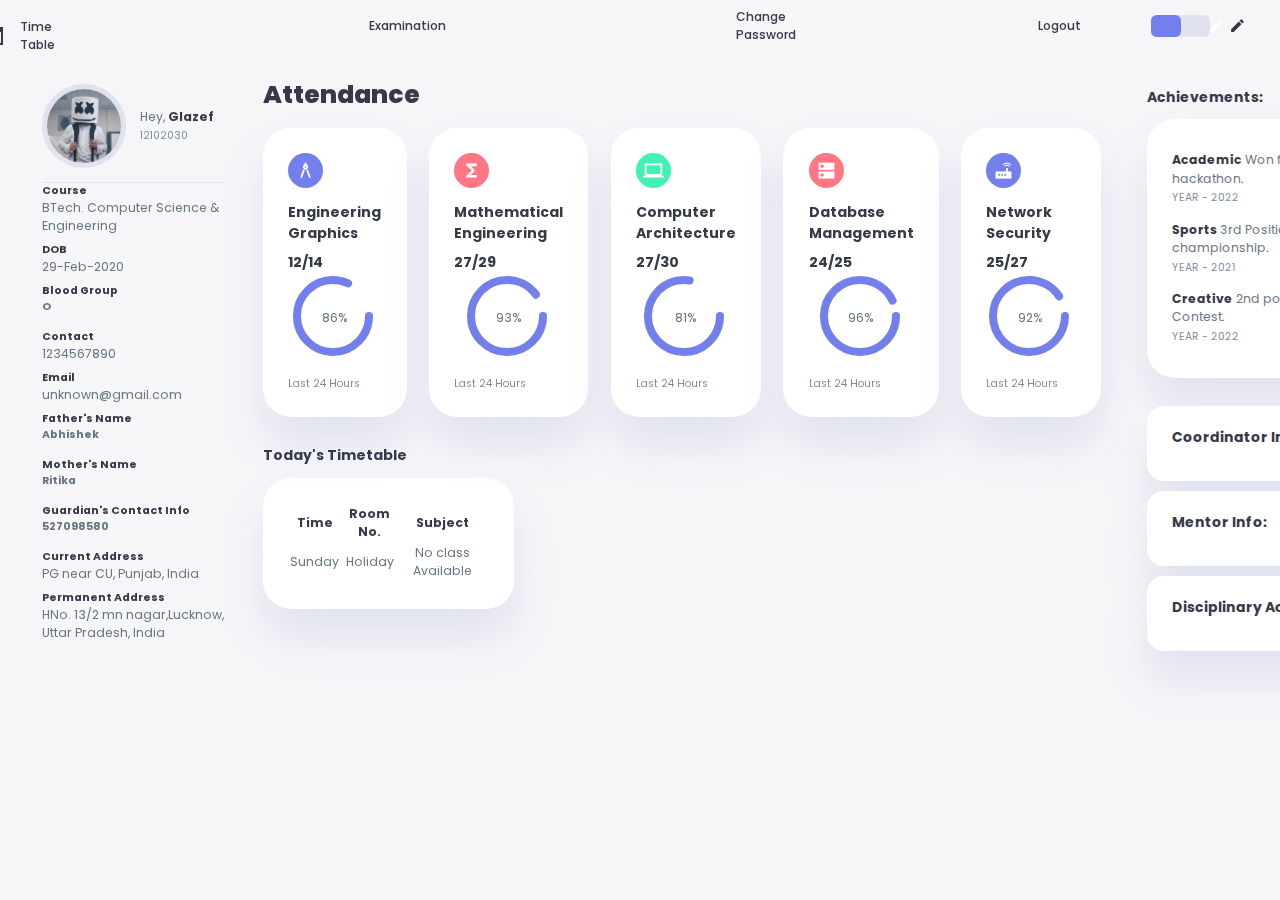
<file: index.html>
<!DOCTYPE html>
<html lang="en">
<head>
    <meta charset="UTF-8">
    <meta http-equiv="X-UA-Compatible" content="IE=edge">
    <meta name="viewport" content="width=device-width, initial-scale=1.0">
    <title>Student Dashboard</title>
    <link rel="shortcut icon" href="./images/logo.png">
    <link href="https://fonts.googleapis.com/icon?family=Material+Icons+Sharp" rel="stylesheet">
    <link rel="stylesheet" href="style.css">
</head>
<body>
    <header>
        <div class="logo" title="University Management System">
            <img src="./images/logo.png" alt="">
            <h2>U<span class="danger">M</span>S</h2>
        </div>
        <div class="navbar">
            <a href="index.html" class="active">
                <span class="material-icons-sharp">home</span>
                <h3>Home</h3>
            </a>
            <a href="timetable.html" onclick="timeTableAll()">
                <span class="material-icons-sharp">today</span>
                <h3>Time Table</h3>
            </a> 
            <a href="exam.html">
                <span class="material-icons-sharp">grid_view</span>
                <h3>Examination</h3>
            </a>
            <a href="password.html">
                <span class="material-icons-sharp">password</span>
                <h3>Change Password</h3>
            </a>
            <a href="#">
                <span class="material-icons-sharp" onclick="">logout</span>
                <h3>Logout</h3>
            </a>
        </div>
        <div id="profile-btn">
            <span class="material-icons-sharp">person</span>
        </div>
        <div class="theme-toggler">
            <span class="material-icons-sharp active">light_mode</span>
            <span class="material-icons-sharp">dark_mode</span>
        </div>
        
    </header>
    <div class="container">
        <aside>
            <div class="profile">
                <div class="top">
                    <div class="profile-photo">
                        <img src="./images/profile-1.jpg" alt="">
                    </div>
                    <div class="info">
                        <p>Hey, <b>Glazef</b> </p>
                        <small class="text-muted">12102030</small>
                    </div>
                </div>
                <div class="about">
                    <div class="course" id="course"></div>
                    <h5>Course</h5>
                    <p>BTech. Computer Science & Engineering</p>
                    <h5>DOB</h5>
                    <p>29-Feb-2020</p>
                    <h5>Blood Group<h5>
                    <p>O<p>
                    <h5>Contact</h5>
                    <p>1234567890</p>
                    <h5>Email</h5>
                    <p>unknown@gmail.com</p>
                    <h5>Father's Name<h5>
                    <p>Abhishek<p>
                    <h5>Mother's Name<h5>
                    <p>Ritika<p>
                    <h5>Guardian's Contact Info<h5>
                    <p>527098580<p>
                    <h5>Current Address</h5>
                    <p>PG near CU, Punjab, India</p>
                    <h5>Permanent Address</h5>
                    <p>HNo. 13/2 mn nagar,Lucknow, Uttar Pradesh, India</p>
                </div>
            </div>
        </aside>

        <main>
            <h1>Attendance</h1>
            <div class="subjects">
                <div class="eg">
                    <span class="material-icons-sharp">architecture</span>
                    <h3>Engineering Graphics</h3>
                    <h2>12/14</h2>
                    <div class="progress">
                        <svg><circle cx="38" cy="38" r="36"></circle></svg>
                        <div class="number"><p>86%</p></div>
                    </div>
                    <small class="text-muted">Last 24 Hours</small>
                </div>
                <div class="mth">
                    <span class="material-icons-sharp">functions</span>
                    <h3>Mathematical Engineering</h3>
                    <h2>27/29</h2>
                    <div class="progress">
                        <svg><circle cx="38" cy="38" r="36"></circle></svg>
                        <div class="number"><p>93%</p></div>
                    </div>
                    <small class="text-muted">Last 24 Hours</small>
                </div>
                <div class="cs">
                    <span class="material-icons-sharp">computer</span>
                    <h3>Computer Architecture</h3>
                    <h2>27/30</h2>
                    <div class="progress">
                        <svg><circle cx="38" cy="38" r="36"></circle></svg>
                        <div class="number"><p>81%</p></div>
                    </div>
                    <small class="text-muted">Last 24 Hours</small>
                </div>
                <div class="cg">
                    <span class="material-icons-sharp">dns</span>
                    <h3>Database Management</h3>
                    <h2>24/25</h2>
                    <div class="progress">
                        <svg><circle cx="38" cy="38" r="36"></circle></svg>
                        <div class="number"><p>96%</p></div>
                    </div>
                    <small class="text-muted">Last 24 Hours</small>
                </div>
                <div class="net">
                    <span class="material-icons-sharp">router</span>
                    <h3>Network Security</h3>
                    <h2>25/27</h2>
                    <div class="progress">
                        <svg><circle cx="38" cy="38" r="36"></circle></svg>
                        <div class="number"><p>92%</p></div>
                    </div>
                    <small class="text-muted">Last 24 Hours</small>
                </div>
            </div>

            <div class="timetable" id="timetable">
                <div>
                    <span id="prevDay">&lt;</span>
                    <h2>Today's Timetable</h2>
                    <span id="nextDay">&gt;</span>
                </div>
                <span class="closeBtn" onclick="timeTableAll()">X</span>
                <table>
                    <thead>
                        <tr>
                            <th>Time</th>
                            <th>Room No.</th>
                            <th>Subject</th>
                            <th></th>
                        </tr>
                    </thead>
                    <tbody></tbody>
                </table>
            </div>
            
        </main>

        <div class="right">
            <div class="announcements">
                <h2>Achievements:</h2>
                <div class="updates">
                    <div class="message">
                        <p> <b>Academic</b> Won first position in G-hackathon.</p>
                        <small class="text-muted">YEAR - 2022</small>
                    </div>
                    <div class="message">
                        <p> <b>Sports</b> 3rd Position in badminton championship.</p>
                        <small class="text-muted">YEAR - 2021</small>
                    </div>
                    <div class="message">
                        <p> <b>Creative</b> 2nd position in Sketching Contest.</p>
                        <small class="text-muted">YEAR - 2022</small>
                    </div>
                </div>
            </div>

            <div class="leaves">
                <div class="teacher">
                    <h2>Coordinator Info:</h2>
                    <div class="info">
                        <h3>Richa Sharma</h3>
                        <small class="text-muted">MAIL: coord@1.com</small>
                    </div>
                </div>
                <div class="teacher">
                    <h2>Mentor Info:</h2>
                    <div class="info">
                        <h3>Afaan Farooq</h3>
                        <small class="text-muted">MAIL: ment@1.com</small>
                    </div>
                </div>
                <div class="teacher">
                    <h2>Disciplinary Action:</h2>
                    <div class="info">
                        <h3>UMC</h3>
                        <small class="text-muted">SEM-2</small>
                    </div>
                </div>
            </div>

        </div>
    </div>

    <script src="timeTable.js"></script>
    <script src="app.js"></script>
</body>
</html>
</file>
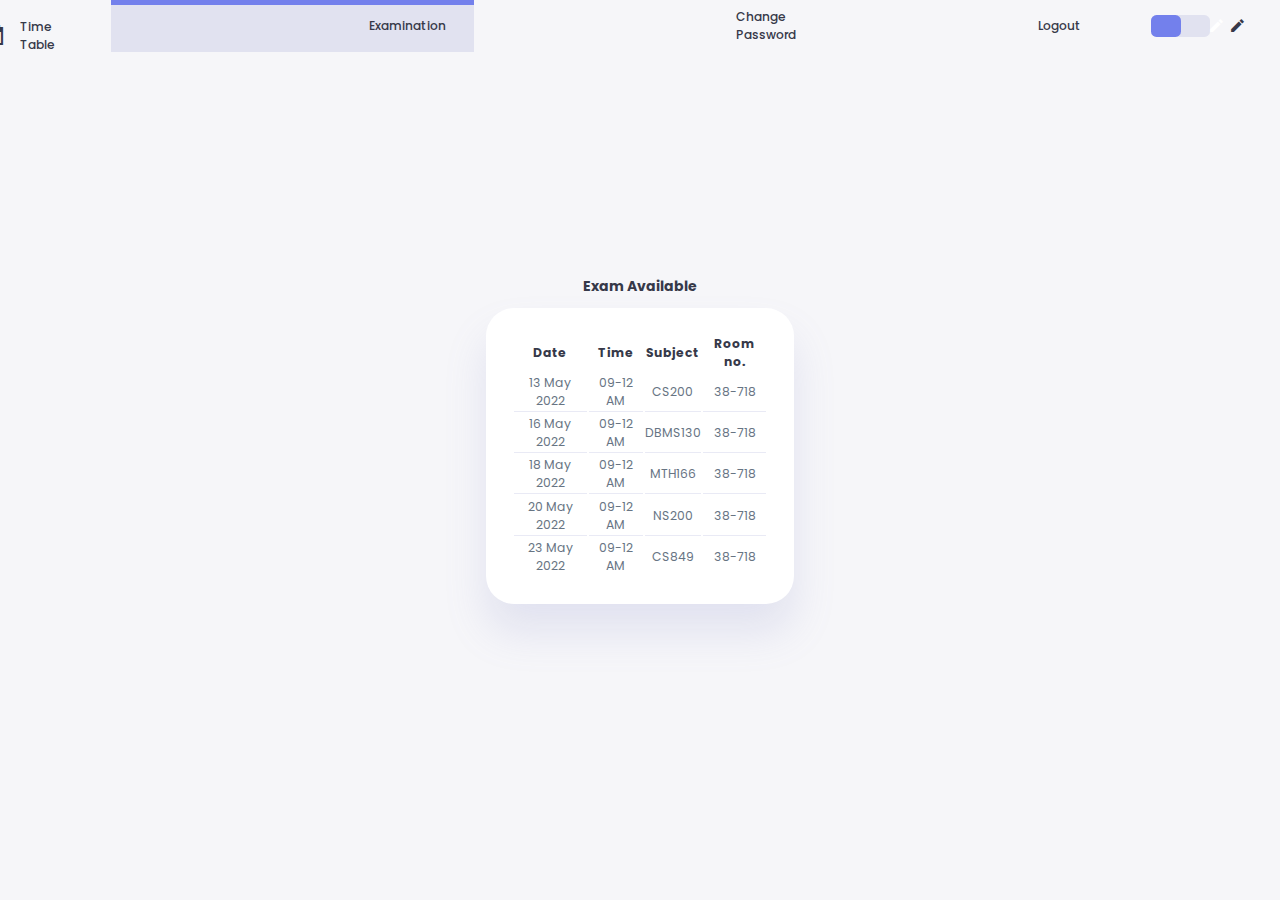
<file: exam.html>
<!DOCTYPE html>
<html lang="en">
<head>
    <meta charset="UTF-8">
    <meta http-equiv="X-UA-Compatible" content="IE=edge">
    <meta name="viewport" content="width=device-width, initial-scale=1.0">
    <title>Student Dashboard</title>
    <link href="https://fonts.googleapis.com/icon?family=Material+Icons+Sharp" rel="stylesheet">
    <link rel="shortcut icon" href="./images/logo.png">
    <link rel="stylesheet" href="style.css">

    <style>
        body{overflow: hidden;}
        header{position: relative;}
        .exam{
            display: flex;
            align-items: center;
            justify-content: center;
            flex-direction: column;
            height: 80vh;
            width: 80%;
            margin: auto;
        }
    </style>
</head>
<body>
    <header>
        <div class="logo">
            <img src="./images/logo.png" alt="">
            <h2>U<span class="danger">M</span>S</h2>
        </div>
        <div class="navbar">
            <a href="index.html">
                <span class="material-icons-sharp">home</span>
                <h3>Home</h3>
            </a>
            <a href="timetable.html" onclick="timeTableAll()">
                <span class="material-icons-sharp">today</span>
                <h3>Time Table</h3>
            </a> 
            <a href="exam.html" class="active">
                <span class="material-icons-sharp">grid_view</span>
                <h3>Examination</h3>
            </a>
            <a href="password.html">
                <span class="material-icons-sharp">password</span>
                <h3>Change Password</h3>
            </a>
            <a href="#">
                <span class="material-icons-sharp">logout</span>
                <h3>Logout</h3>
            </a>
        </div>
        <div id="profile-btn" style="display: none;">
            <span class="material-icons-sharp">person</span>
        </div>
        <div class="theme-toggler">
            <span class="material-icons-sharp active">light_mode</span>
            <span class="material-icons-sharp">dark_mode</span>
        </div>
    </header>

    <main>
        <div class="exam timetable">
            <h2>Exam Available</h2>
            <table>
                <thead>
                    <tr>
                        <th>Date</th>
                        <th>Time</th>
                        <th>Subject</th>
                        <th>Room no.</th>
                    </tr>
                </thead>
                <tbody>
                    <tr>
                        <td>13 May 2022</td>
                        <td>09-12 AM</td>
                        <td>CS200</td>
                        <td>38-718</td>
                    </tr>
                    <tr>
                        <td>16 May 2022</td>
                        <td>09-12 AM</td>
                        <td>DBMS130</td>
                        <td>38-718</td>
                    </tr>
                    <tr>
                        <td>18 May 2022</td>
                        <td>09-12 AM</td>
                        <td>MTH166</td>
                        <td>38-718</td>
                    </tr>
                    <tr>
                        <td>20 May 2022</td>
                        <td>09-12 AM</td>
                        <td>NS200</td>
                        <td>38-718</td>
                    </tr>
                    <tr>
                        <td>23 May 2022</td>
                        <td>09-12 AM</td>
                        <td>CS849</td>
                        <td>38-718</td>
                    </tr>
                </tbody>
            </table>
        </div>
    </main>
    </main>

</body>

<script src="app.js"></script>
</html>
</file>
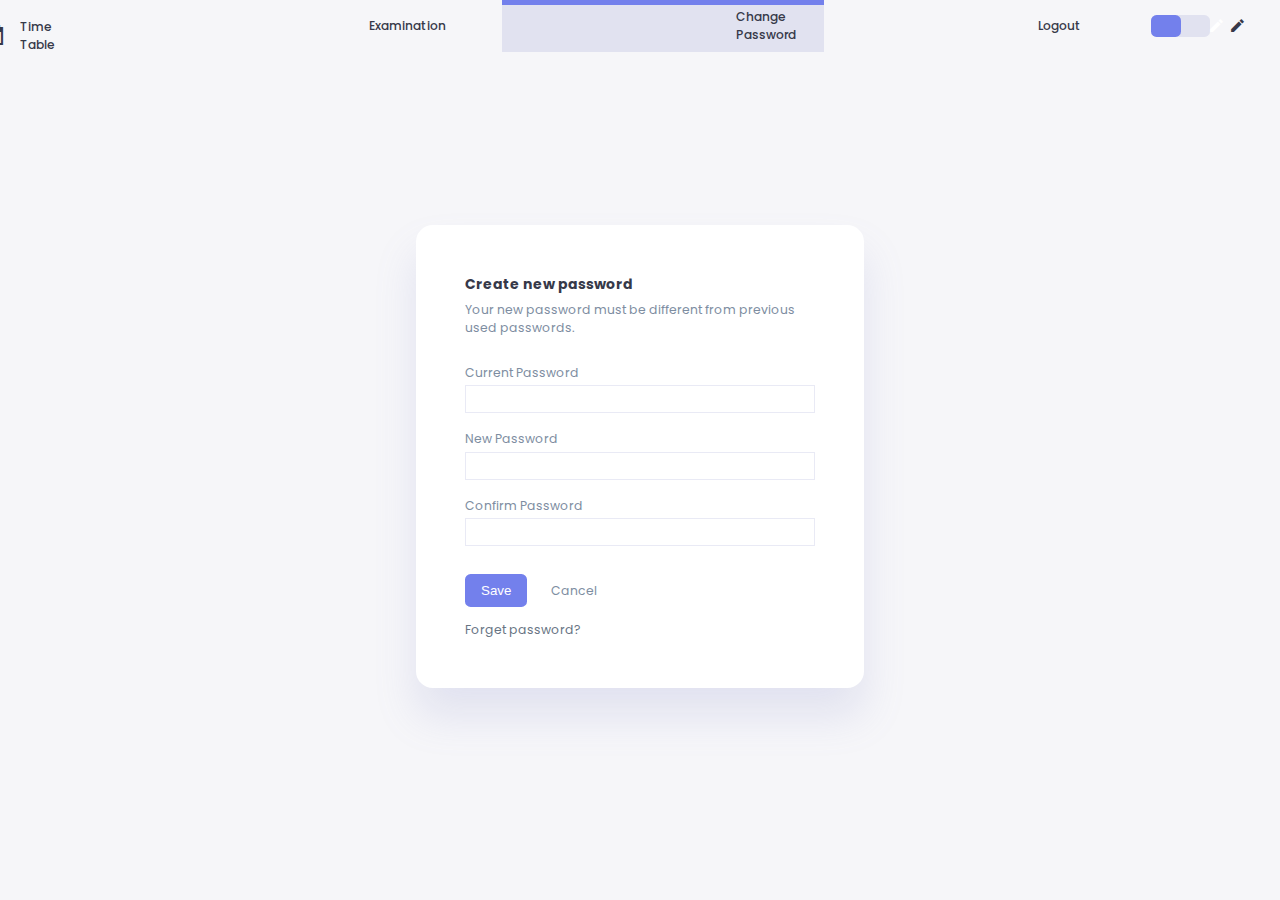
<file: password.html>
<!DOCTYPE html>
<html lang="en">
<head>
    <meta charset="UTF-8">
    <meta http-equiv="X-UA-Compatible" content="IE=edge">
    <meta name="viewport" content="width=device-width, initial-scale=1.0">
    <title>Student Dashboard</title>
    <link href="https://fonts.googleapis.com/icon?family=Material+Icons+Sharp" rel="stylesheet">
    <link rel="shortcut icon" href="./images/logo.png">
    <link rel="stylesheet" href="style.css">

    <style>
        header{position: relative;}
        .change-password-container{
            display: flex;
            align-items: center;
            justify-content: center;
            width: 100%;
            height: 90vh;
        }
        .change-password-container form{
            display: flex;
            flex-direction: column;
            justify-content: center;
            border-radius: var(--border-radius-2);
            padding : 3.5rem;
            background-color: var(--color-white);
            box-shadow: var(--box-shadow);
            width: 95%;
            max-width: 32rem;
        }
        .change-password-container form:hover{box-shadow: none;}
        .change-password-container form input[type=password]{
            border: none;
            outline: none;
            border: 1px solid var(--color-light);
            background: transparent;
            height: 2rem;
            width: 100%;
            padding: 0 .5rem;
        }
        .change-password-container form .box{
            padding: .5rem 0;
        }
        .change-password-container form .box p{
            line-height: 2;
        }
        .change-password-container form h2+p{margin: .4rem 0 1.2rem 0;} 
        .btn{
            background: none;
            border: none;
            border: 2px solid var(--color-primary) !important;
            border-radius: var(--border-radius-1);
            padding: .5rem 1rem;
            color: var(--color-white);
            background-color: var(--color-primary);
            cursor: pointer;
            margin: 1rem 1.5rem 1rem 0;
            margin-top: 1.5rem;
        }
        .btn:hover{
            color: var(--color-primary);
            background-color: transparent;
        }
    </style>

</head>
<body>
    <header>
        <div class="logo">
            <img src="./images/logo.png" alt="">
            <h2>U<span class="danger">M</span>S</h2>
        </div>
        <div class="navbar">
            <a href="index.html">
                <span class="material-icons-sharp">home</span>
                <h3>Home</h3>
            </a>
            <a href="timetable.html" onclick="timeTableAll()">
                <span class="material-icons-sharp">today</span>
                <h3>Time Table</h3>
            </a> 
            <a href="exam.html">
                <span class="material-icons-sharp">grid_view</span>
                <h3>Examination</h3>
            </a>
            <a href="password.html" class="active">
                <span class="material-icons-sharp">password</span>
                <h3>Change Password</h3>
            </a>
            <a href="#">
                <span class="material-icons-sharp">logout</span>
                <h3>Logout</h3>
            </a>
        </div>
        <div id="profile-btn" style="display: none;">
            <span class="material-icons-sharp">person</span>
        </div>
        <div class="theme-toggler">
            <span class="material-icons-sharp active">light_mode</span>
            <span class="material-icons-sharp">dark_mode</span>
        </div>
    </header>

    <div class="change-password-container">
        <form action="">
            <h2>Create new password</h2>
            <p class="text-muted">Your new password must be different from previous used passwords.</p>
            <div class="box">
                <p class="text-muted">Current Password</p>
                <input type="password" id="currentpass">
            </div>
            <div class="box">
                <p class="text-muted">New Password</p>
                <input type="password" id="newpass">
            </div>
            <div class="box">
                <p class="text-muted">Confirm Password</p>
                <input type="password" id="confirmpass">
            </div>
            <div class="button">
                <input type="submit" value="Save" class="btn">
                <a href="index.html" class="text-muted">Cancel</a>
            </div>
            <a href="#"><p>Forget password?</p></a>
        </form>    
    </div>

</body>

<script src="app.js"></script>

</html>
</file>
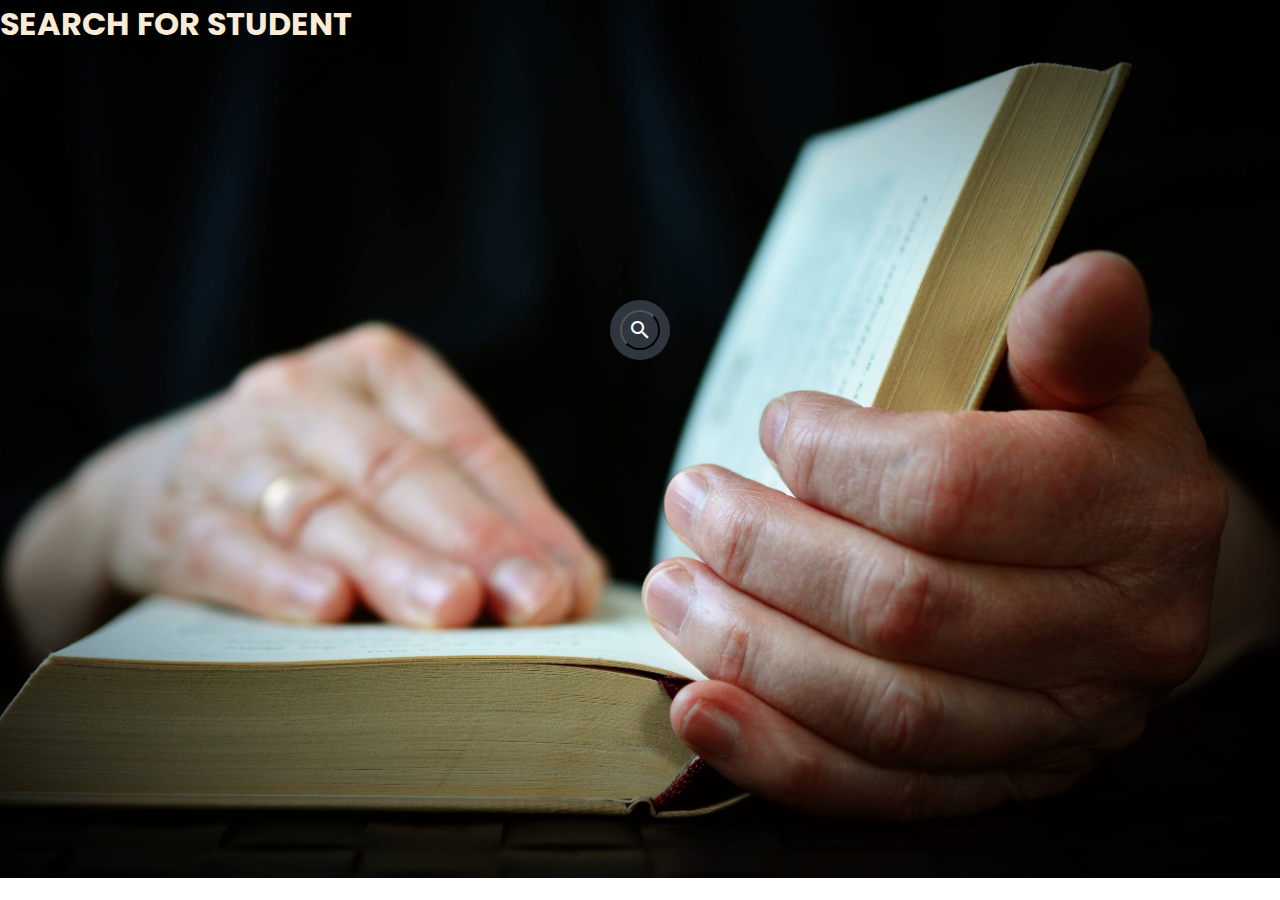
<file: searchbar2.html>
<!DOCTYPE html>
<html lang="en" >

<head>
  <meta charset="UTF-8">
  <meta name="viewport" content="width=device-width,initial-scale=1.0">
  <title>RAAR</title>
<link href="https://fonts.googleapis.com/icon?family=Material+Icons" rel="stylesheet">
  
  
      <link rel="stylesheet" href="./style2.css">

  
</head>

<body>

  <h1>SEARCH FOR STUDENT</h1>
        <div class="searchBox">

            <input class="searchInput"type="text" id="search" name="" placeholder="Search">
            <button class="searchButton" onclick="search()" href="#">
                <i class="material-icons">
                    search
                </i>
            </button>
        </div>

        <script>
          function search(){
            var input = document.getElementById("search").value ;
            if(input=="21BCS8637" || input=="Rudra Sharma"){
                window.location.assign("index.html") ;
                alert("Looks good") ;
            }
            else{
                alert("INVALID INFORMATION!!") ;
                return ;
            }
        }
        </script>
</body>

</html>
</file>
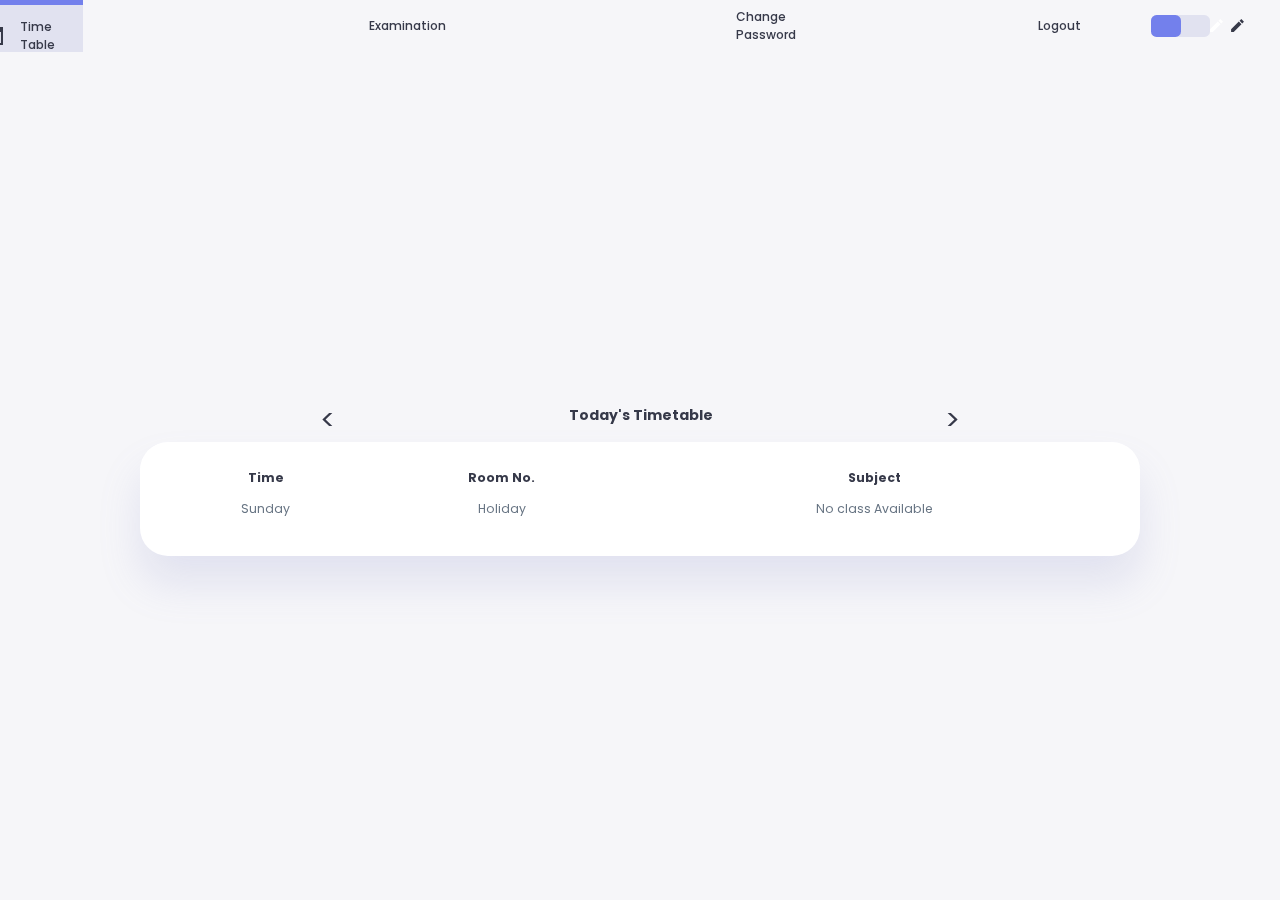
<file: timetable.html>
<!DOCTYPE html>
<html lang="en">
<head>
    <meta charset="UTF-8">
    <meta http-equiv="X-UA-Compatible" content="IE=edge">
    <meta name="viewport" content="width=device-width, initial-scale=1.0">
    <title>Student Dashboard</title>
    <link href="https://fonts.googleapis.com/icon?family=Material+Icons+Sharp" rel="stylesheet">
    <link rel="shortcut icon" href="./images/logo.png">
    <link rel="stylesheet" href="style.css">
</head>
<body>
    <header>
        <div class="logo">
            <img src="./images/logo.png" alt="">
            <h2>U<span class="danger">M</span>S</h2>
        </div>
        <div class="navbar">
            <a href="index.html">
                <span class="material-icons-sharp">home</span>
                <h3>Home</h3>
            </a>
            <a href="timetable.html" class="active" onclick="timeTableAll()">
                <span class="material-icons-sharp">today</span>
                <h3>Time Table</h3>
            </a> 
            <a href="exam.html">
                <span class="material-icons-sharp">grid_view</span>
                <h3>Examination</h3>
            </a>
            <a href="password.html">
                <span class="material-icons-sharp">password</span>
                <h3>Change Password</h3>
            </a>
            <a href="#">
                <span class="material-icons-sharp">logout</span>
                <h3>Logout</h3>
            </a>
        </div>
        <div id="profile-btn" style="display: none;">
            <span class="material-icons-sharp">person</span>
        </div>
        <div class="theme-toggler">
            <span class="material-icons-sharp active">light_mode</span>
            <span class="material-icons-sharp">dark_mode</span>
        </div>
        
    </header>

    <main style="margin: 0;">
        <div class="timetable active" id="timetable">
            <div>
                <span id="prevDay">&lt;</span>
                <h2>Today's Timetable</h2>
                <span id="nextDay">&gt;</span>
            </div>
            <table>
                <thead>
                    <tr>
                        <th>Time</th>
                        <th>Room No.</th>
                        <th>Subject</th>
                        <th></th>
                    </tr>
                </thead>
                <tbody></tbody>
            </table>
        </div>
    </main>

</body>

<script src="timeTable.js"></script>
<script src="app.js"></script>
</html>
</file>
<file: style.css>
@import url('https://fonts.googleapis.com/css2?family=Cairo:wght@200;300;400;500;600;700;800;900&family=Poppins:wght@300;400;500;600;700;800&display=swap');

:root{
    --color-primary: #7380ec;
    --color-danger: #ff7782;
    --color-success: #41f1b6;
    --color-warning: #ffbb55;
    --color-white: #fff;
    --color-info: #7d8da1;
    --color-dark: #363949;
    --color-light: rgba(132, 139, 200, 0.18);
    --color-dark-varient: #677483;
    --color-background: #f6f6f9;
    
    --card-border-radius: 2rem;
    --border-radius-1: 0.4rem;
    --border-radius-2: 1.2rem;

    --card-padding: 1.8rem;
    --box-shadow: 0 2rem 3rem var(--color-light)    
}

.dark-theme{
    --color-background: #181a1e;
    --color-white: #202528;
    --color-dark: #edeffd;
    --color-dark-varient: #a3bdcc;
    --color-light: rgba(0,0,0,0.4);
    --box-shadow: 0 2rem 3rem var(--color-light)
}


*{
    margin:0;
    padding: 0;
    text-decoration: none;
    list-style: none;
    box-sizing: border-box;
}

html{
    font-size: 14px;
    scroll-behavior: smooth;
}
body{
    font-family: 'Poppins', sans-serif;
    font-size: .88rem;
    background: var(--color-background);
    user-select: none;
    overflow-x: hidden;
    color: var(--color-dark);
}
*{
    color: var(--color-dark);
}
img{
    display: block;
    width: 100%;
}
h1{
    font-weight: 800;
    font-size: 1.8rem;
}
h2{font-size: 1.0rem;}
h3{font-size: .87rem;}
h4{font-size: .8rem;}
h5{font-size: .77rem;}
small{font-size: .75rem;}

.text-muted{color: var(--color-info);}
p{color: var(--color-dark-varient);}
b{color: var(--color-dark);}

.primary{color: var(--color-primary);}
.danger{color: var(--color-danger);}
.success{color: var(--color-success)}
.warning{color: var(--color-warning);}

.container{
    position: relative;
    display: grid;
    width: 93%;
    margin: 0 3rem;
    gap: 1.8rem;
    grid-template-columns: 14rem auto 23rem;
    padding-top: 4rem;
}
header h3{font-weight: 500;} 
header{
    position: fixed;
    width: 100vw;
    z-index: 1000;
    background-color: var(--color-background);
}
header.active{box-shadow: var(--box-shadow);}
header .logo{
    display: flex;
    gap: .8rem;
    margin-right: auto;
}
header .logo img{
    width: 2rem;
    height: 2rem;
}

header,
header .navbar{
    display: flex;
    align-items: center;
    justify-content: flex-end;
    padding: 0 3rem;
    color: var(--color-info);
}
header .navbar a{
    display: flex;
    margin-left: 2rem;
    gap: 1rem;
    align-items: center;
    justify-content: space-between;
    position: relative;
    height: 3.7rem;
    transition: all 300ms ease;
    padding: 0 2rem;
}
header .navbar a:hover {
    padding-top: 1.5rem;
}
header .navbar a.active{
    background: var(--color-light);
    color: var(--color-primary);
}
header .navbar a.active::before{
    content: "";
    background-color: var(--color-primary);
    position: absolute;
    height: 5px;
    width: 100%;
    left: 0;top: 0;
}
header #profile-btn{
    display: none;
    font-size: 2rem;
    margin: .5rem 2rem 0 0;
    cursor: pointer;
}
header .theme-toggler{
    background: var(--color-light);
    display: flex;
    justify-content: space-between;
    align-items: center;
    height: 1.6rem;
    width: 4.2rem;
    cursor: pointer;
    border-radius: var(--border-radius-1);
    margin-right: 2rem;
}
header .theme-toggler span{
    font-size: 1.2rem;
    width: 50%;
    height: 100%;
    display: flex;
    align-items: center;
    justify-content: center;
}
header .theme-toggler span.active{
    background-color: var(--color-primary);
    color: white;
    border-radius: var(--border-radius-1);
}

/* Profile section  */
aside .profile{
    margin-top: 2rem;
    width: 13rem;
    position: fixed;
}
aside .profile .top{
    display: flex;
    align-items: center;
    gap: 1rem;
    border-bottom: 1px solid var(--color-light);
    padding-bottom: 1rem;
}
aside .profile .top:hover .profile-photo{
    scale: 1.05;
}
aside .profile .top .profile-photo{
    width: 6rem;
    height: 6rem;
    border-radius: 50%;
    overflow: hidden;
    border: 5px solid var(--color-light);
    transition: all 400ms ease;
}
aside .profile .about p{
    padding-bottom: 0.5rem;
}
aside .profile .about{
    margin-top: 0rem;
    margin-bottom: 0rem;
}

/* Home Section  */
main{
    position: relative;
    margin-top: 1.4rem;
}
main .subjects{
    display: grid;
    grid-template-columns: repeat(5, 1fr);
    gap: 1.6rem;
}

main .subjects > div{
    background-color: var(--color-white);
    padding: var(--card-padding);
    border-radius: var(--card-border-radius);
    margin-top: 1rem;
    box-shadow: var(--box-shadow);
    transition: all 300ms ease;
}
main .subjects > div:hover{
    box-shadow: none;
}
main .subjects > div span{
    background-color: var(--color-primary);
    padding: .5rem;
    border-radius: 50%;
    color: var(--color-white);
    font-size: 1.5rem;
}
main .subjects > div.mth span,main .subjects > div.cg span{background: var(--color-danger);}
main .subjects > div.cs span{background: var(--color-success);}

main .subjects h3{
    margin: 1rem 0 0.6rem;
    font-size: 1rem;
}
main .subjects .progress{
    position: relative;
    width: 89px;
    height: 89px;
    border-radius: 50%;
    margin: auto;
}
main .subjects svg circle{
    fill: none;
    stroke: var(--color-primary);
    stroke-width: 8;
    stroke-linecap: round;
    transform: translate(5px, 5px);
    stroke-dasharray: 110;
    stroke-dashoffset: 92;
}
main .subjects .eg svg circle{
    stroke-dashoffset: 25;
    stroke-dasharray: 210;
}
main .subjects .mth svg circle{
    stroke-dashoffset: 7;
    stroke-dasharray: 210;
}
main .subjects .cs svg circle{
    stroke-dashoffset: 35;
    stroke-dasharray: 210;
}
main .subjects .cg svg circle{
    stroke-dashoffset: 0;
    stroke-dasharray: 210;
}
main .subjects .net svg circle{
    stroke-dashoffset: 5;
    stroke-dasharray: 210;
}
main .subjects .progress .number{
    position: absolute;
    top: 0;left: 0;
    height: 100%;
    width: 100%;
    display: flex;
    justify-content: center;
    align-items: center;
}
main .subjects small{
    margin-top: 1rem;
    display: block;
}
main .timetable{
    margin-top: 2rem;
}
main .timetable h2{
    margin-bottom: .8rem;
}
main .timetable table{
    background-color: var(--color-white);
    width: 30%;
    border-radius: var(--card-border-radius);
    padding: var(--card-padding);
    text-align: center;
    box-shadow: var(--box-shadow);
    transition: all 300ms ease;
}
main .timetable span{display: none;}
main .timetable table:hover{box-shadow: none;}
main table tbody td{
    height: 2.8rem;
    border-bottom: 1px solid var(--color-light);
    color: var(--color-dark-varient);
}
main table tbody tr:last-child td{border: none;}

main .timetable.active{
    width: 100%;
    height: 100vh;
    position: fixed;
    top: 0;left: 0;
    display: flex;
    flex-direction: column;
    align-items: center;
    justify-content: center;
}
main .timetable.active h2{
    color: var(--color-dark);
}
main .timetable.active table{
    width: 90%;
    max-width: 1000px;
    position: relative;
}
main .timetable.active span{
    display: block;
    font-size: 2rem;
    color: var(--color-dark);
    cursor: pointer;
}
.timetable div{
    position: relative;
    width: 50%;
    display: flex;
    align-items: center;
    justify-content: space-between;
}
main .timetable.active .closeBtn{
    position: absolute;
    top: 5%;right: 5%;
}


/* Right  */
.right{margin-top: 2.2rem;padding-left: 1.5rem;}

.right .announcements h2{margin-bottom: .8rem;}
.right .announcements .updates{
    background-color: var(--color-white);
    padding: var(--card-padding);
    border-radius: var(--card-border-radius);
    box-shadow: var(--box-shadow);
    transition: all 300ms ease;
}
.right .announcements .updates:hover{box-shadow: none;}
.right .announcements .updates .message{
    gap: 1rem;
    line-height: 1.5;
    padding: .5rem 0;
}

/* Teachers on leave  */
.right .leaves{margin-top: 2rem;}
.right .leaves h2{margin-bottom: .8rem;}
.right .leaves .teacher{
    background: var(--color-white);
    display: flex;
    align-items: center;
    gap: 1rem;
    margin-bottom: .7rem;
    padding: 1.4rem var(--card-padding);
    border-radius: var(--border-radius-2);
    transition: all 300ms ease;
    box-shadow: var(--box-shadow);
}
.right .profile-photo{
    width: 2.5rem;
    height: 2.5rem;
    border-radius: 50%;
    overflow: hidden;
}
.right .leaves .teacher:hover{box-shadow: none;}





/* MEDIA QUERIES  */
@media screen and (max-width: 1200px) {
    html{font-size: 12px;}
    .container{
        grid-template-columns: 13rem auto 20rem;
    }
    header{position: fixed;}
    .container{padding-top: 4rem;}
    header .logo h2{display: none;}
    header .navbar h3{display: none;}
    header .navbar a{width: 4.5rem; padding: 0 1rem;}

    main .subjects{
        grid-template-columns: repeat(2, 1fr);
        gap: 1;
    }
    main .timetable{
        width: 150%;
        position: absolute;
        padding: 4rem 0 0 0;
    }
}


@media screen and (max-width: 768px){
    html{font-size: 10px;}
    header{padding: 0 .8rem;}
    .container{width: 100%; grid-template-columns: 1fr;margin: 0;}
    header #profile-btn{display: inline;}
    header .navbar{padding: 0;}
    header .navbar a{margin: 0 .5rem 0 0;}
    header .theme-toggler{margin: 0;}
    aside{
        position: absolute;
        top: 4rem;left: 0;right: 0;
        background-color: var(--color-white);
        padding-left: 2rem;
        transform: translateX(-100%);
        z-index: 10;
        width:18rem;
        height: 100%;
        box-shadow: 1rem 3rem 4rem var(--color-light);
        transition: all 2s ease;
    }
    aside.active{
        transform: translateX(0);
    }
    main{padding: 0 2rem;}
    main .timetable{
        position: relative;
        margin: 3rem 0 0 0;
        width: 100%;
    }
    main .timetable table{
        width: 100%;
        margin: 0;
    }
    .right{
        width: 100%;
        padding: 2rem;
    }
}
</file>
<file: style2.css>
@import url('https://fonts.googleapis.com/css2?family=Poppins:wght@500&display=swap');
*{
    margin: 0;
    padding: 0;
    font-family: 'poppins',sans-serif;
}
body {
    background: url('photo7.jpg')no-repeat; 
    background-position: center;
    background-size: cover;
    height: 97.5vh;
    width: 80%;
    color: antiquewhite;
    
   
}

.searchBox {
    position: absolute;
    top: 30%;
    left: 50%;
    transform:  translate(-50%,50%);
    background: #2f3640;
    height: 40px;
    border-radius: 40px;
    padding: 10px;

}

.searchBox:hover > .searchInput {
    width: 240px;
    padding: 0 6px;
}

.searchBox:hover > .searchButton {
  background: white;
  color : #2f3640;
}

.searchButton {
    color: white;
    float: right;
    width: 40px;
    height: 40px;
    border-radius: 50%;
    background: #2f3640;
    display: flex;
    justify-content: center;
    align-items: center;
    transition: 0.4s;
}

.searchInput {
    border:none;
    background: none;
    outline:none;
    float:left;
    padding: 0;
    color: white;
    font-size: 16px;
    transition: 0.4s;
    line-height: 40px;
    width: 0px;

}

@media screen and (max-width: 620px) {
.searchBox:hover > .searchInput {
    width: 150px;
    padding: 0 6px;
}
}
</file>
